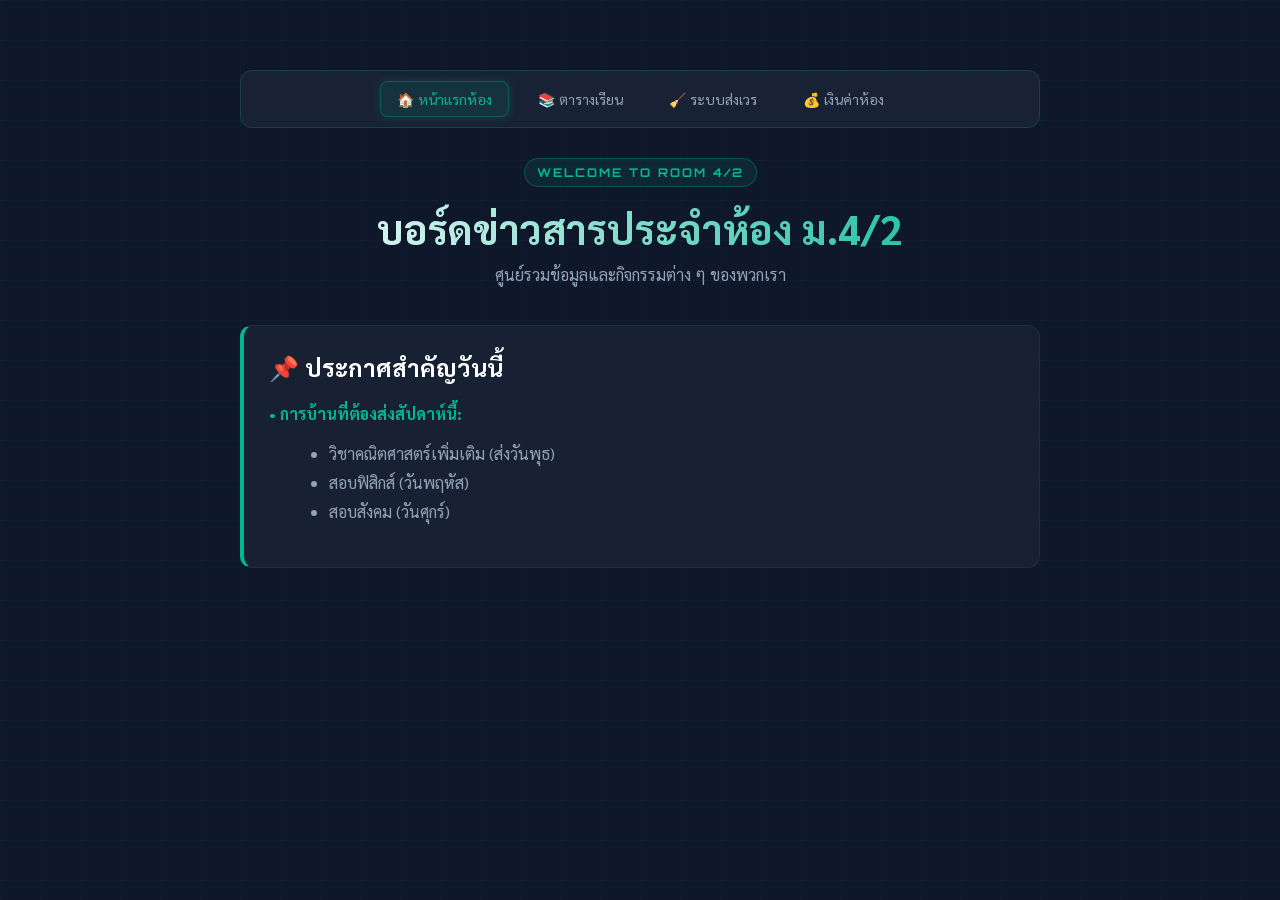
<file: index.html>
<!DOCTYPE html>
<html lang="th">
<head>
    <meta charset="UTF-8">
    <meta name="viewport" content="width=device-width, initial-scale=1.0">
    <title>M.4/2 HUB - หน้าแรก</title>
    <link href="https://fonts.googleapis.com/css2?family=Orbitron:wght@500;700&family=Sarabun:wght@400;700&display=swap" rel="stylesheet">
    
    <style>
        body {
            background-color: #0f172a;
            color: #ffffff;
            font-family: 'Sarabun', sans-serif;
            margin: 0;
            padding: 0;
            overflow-x: hidden;
        }
        
        /* แอนิเมชันตารางพื้นหลังแบบล้ำ ๆ */
        .cyber-grid {
            position: fixed;
            top: 0;
            left: 0;
            width: 100%;
            height: 100%;
            background-image: 
                linear-gradient(to right, rgba(0, 184, 148, 0.05) 1px, transparent 1px),
                linear-gradient(to bottom, rgba(0, 184, 148, 0.05) 1px, transparent 1px);
            background-size: 40px 40px;
            z-index: -1;
        }

        .container {
            max-width: 800px;
            margin: 50px auto;
            padding: 20px;
            position: relative;
            z-index: 1;
        }

        /* เมนูบาร์ */
        .navbar {
            display: flex;
            justify-content: center;
            gap: 12px;
            margin-bottom: 30px;
            background: rgba(30, 41, 59, 0.7);
            padding: 10px;
            border-radius: 12px;
            border: 1px solid rgba(0, 184, 148, 0.2);
            backdrop-filter: blur(8px);
        }

        .nav-link {
            font-family: 'Orbitron', 'Sarabun', sans-serif;
            color: #94a3b8;
            text-decoration: none;
            padding: 8px 16px;
            border-radius: 8px;
            transition: all 0.3s;
            font-size: 14px;
            border: 1px solid transparent;
        }

        .nav-link:hover, .nav-link.active {
            color: #00b894;
            background: rgba(0, 184, 148, 0.1);
            border: 1px solid rgba(0, 184, 148, 0.3);
            box-shadow: 0 0 10px rgba(0, 184, 148, 0.2);
        }

        header {
            text-align: center;
            margin-bottom: 40px;
        }

        .ai-badge {
            display: inline-block;
            font-family: 'Orbitron', sans-serif;
            background: rgba(0, 184, 148, 0.1);
            color: #00b894;
            padding: 6px 12px;
            border-radius: 20px;
            font-size: 12px;
            font-weight: bold;
            letter-spacing: 2px;
            border: 1px solid rgba(0, 184, 148, 0.3);
            margin-bottom: 15px;
        }

        h1 {
            font-size: 2.5rem;
            margin: 0 0 10px 0;
            background: linear-gradient(to right, #ffffff, #00b894);
            -webkit-background-clip: text;
            -webkit-text-fill-color: transparent;
        }

        header p {
            color: #94a3b8;
            margin: 0;
        }

        /* ส่วนกล่องข้อความประกาศ */
        .form-section {
            background: rgba(30, 41, 59, 0.6);
            border: 1px solid rgba(255, 255, 255, 0.05);
            border-left: 4px solid #00b894;
            padding: 25px;
            border-radius: 12px;
            backdrop-filter: blur(5px);
        }

        .hover-bounce {
            transition: transform 0.3s ease, box-shadow 0.3s ease;
        }

        .hover-bounce:hover {
            transform: translateY(-5px);
            box-shadow: 0 10px 20px rgba(0, 184, 148, 0.1);
        }

        h2 {
            margin-top: 0;
            color: #ffffff;
            font-size: 1.5rem;
        }
    </style>
</head>
<body>

<div class="cyber-grid"></div>

<div class="container">
    
    <nav class="navbar">
        <a href="<?= ScriptApp.getService().getUrl(); ?>?p=home" class="nav-link active">🏠 หน้าแรกห้อง</a>
        <a href="<?= ScriptApp.getService().getUrl(); ?>?p=schedule" class="nav-link">📚 ตารางเรียน</a>
        <a href="<?= ScriptApp.getService().getUrl(); ?>?p=cleaning" class="nav-link">🧹 ระบบส่งเวร</a>
        <a href="<?= ScriptApp.getService().getUrl(); ?>?p=finance" class="nav-link">💰 เงินค่าห้อง</a>
    </nav>

    <header>
        <div class="ai-badge">WELCOME TO ROOM 4/2</div>
        <h1>บอร์ดข่าวสารประจำห้อง ม.4/2</h1>
        <p>ศูนย์รวมข้อมูลและกิจกรรมต่าง ๆ ของพวกเรา</p>
    </header>

    <section class="form-section hover-bounce">
        <h2>📌 ประกาศสำคัญวันนี้</h2>
        <p style="color: #00b894; font-weight: bold; margin-bottom: 10px;">• การบ้านที่ต้องส่งสัปดาห์นี้:</p>
        <ul style="color: #94a3b8; margin-left: 20px; line-height: 1.8;">
            <li>วิชาคณิตศาสตร์เพิ่มเติม (ส่งวันพุธ)</li>
            <li>สอบฟิสิกส์ (วันพฤหัส)</li>
            <li>สอบสังคม (วันศุกร์)</li>
        </ul>
    </section>
</div>

<script>
    console.log("หน้าแรกระบบทำงานปกติ - Connected to Cyber Core System");
    
    // บ่าวสามารถเขียนโค้ดฟังก์ชันเอฟเฟกต์ หรือเชื่อมต่อปุ่มกดต่างๆ เพิ่มตรงนี้ได้เลยครับ
</script>

</body>
</html>
</file>
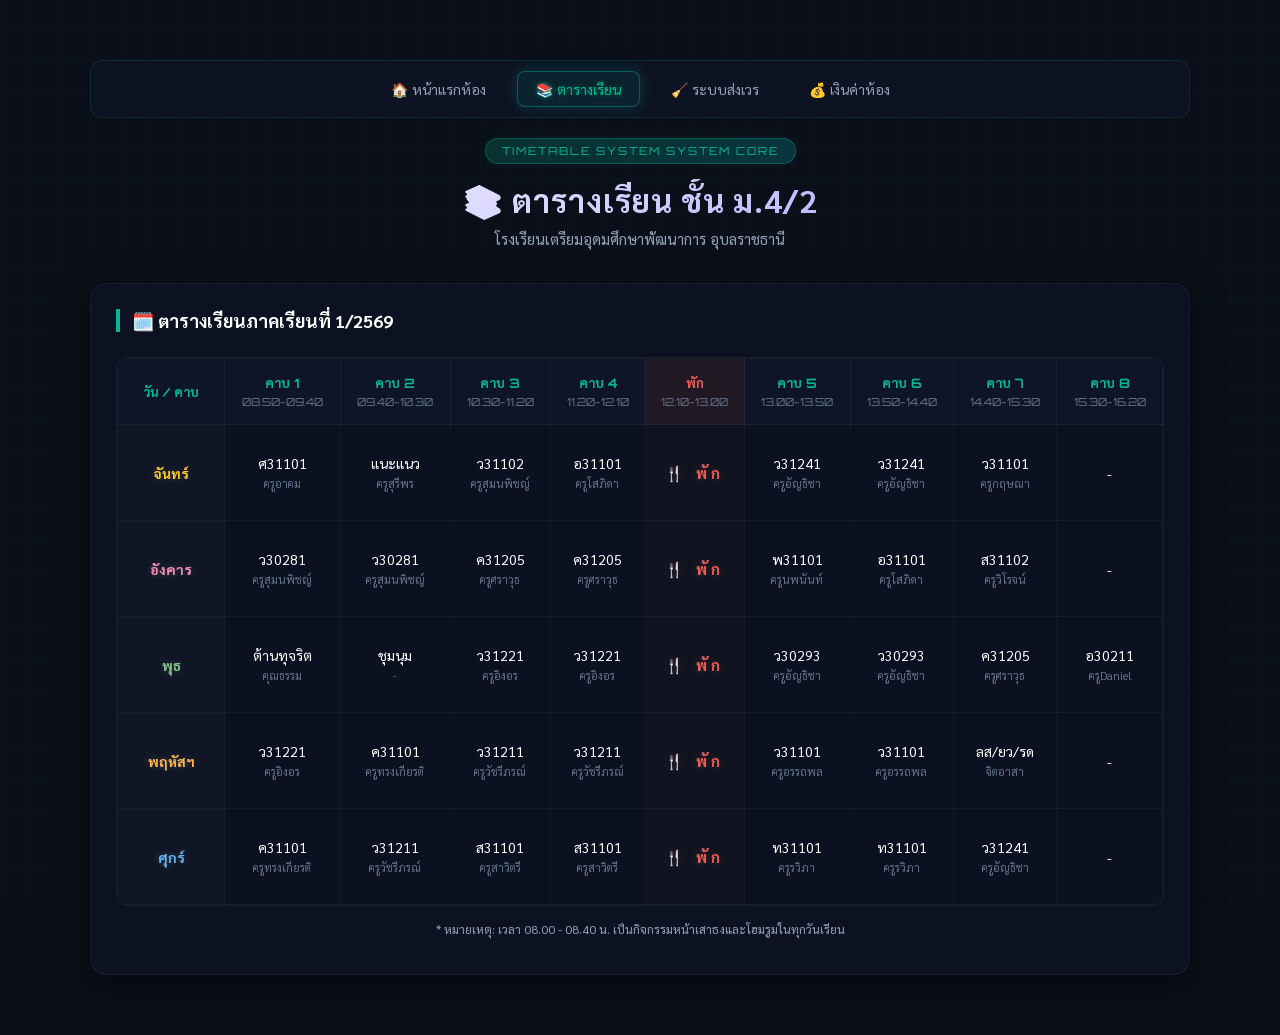
<file: เว็ปห้อง/ตารางเรียน/index.html>
<!DOCTYPE html>
<html lang="th">
<head>
    <meta charset="UTF-8">
    <meta name="viewport" content="width=device-width, initial-scale=1.0">
    <title>M.4/2 HUB - ตารางเรียน Sci-Fi</title>
    <link href="https://fonts.googleapis.com/css2?family=Orbitron:wght@500;700&family=Sarabun:wght@400;700&display=swap" rel="stylesheet">
    <link rel="stylesheet" href="style.css">
</head>
<body>
<div class="cyber-grid"></div>
<div class="container">
    
   <nav class="navbar">
     <a href="../หน้าแรก/index.html" class="nav-link">🏠 หน้าแรกห้อง</a>
     <a href="index.html" class="nav-link active">📚 ตารางเรียน</a>
     <a href="../ทำเวร/index.html" class="nav-link">🧹 ระบบส่งเวร</a>
     <a href="../เงินห้อง/finance.html" class="nav-link">💰 เงินค่าห้อง</a>
    </nav>

    <header style="margin-top: 20px;">
        <div class="ai-badge">TIMETABLE SYSTEM SYSTEM CORE</div>
        <h1>📚 ตารางเรียน ชั้น ม.4/2</h1>
        <p>โรงเรียนเตรียมอุดมศึกษาพัฒนาการ อุบลราชธานี</p>
    </header>

    <section class="duty-section hover-bounce">
        <h2>🗓️ ตารางเรียนภาคเรียนที่ 1/2569</h2>
        <div class="table-wrapper">
            <table class="duty-table timetable">
                <thead>
                    <tr>
                        <th>วัน / คาบ</th>
                        <th>คาบ 1<br><small>08.50-09.40</small></th>
                        <th>คาบ 2<br><small>09.40-10.30</small></th>
                        <th>คาบ 3<br><small>10.30-11.20</small></th>
                        <th>คาบ 4<br><small>11.20-12.10</small></th>
                        <th class="break-time">พัก<br><small>12.10-13.00</small></th>
                        <th>คาบ 5<br><small>13.00-13.50</small></th>
                        <th>คาบ 6<br><small>13.50-14.40</small></th>
                        <th>คาบ 7<br><small>14.40-15.30</small></th>
                        <th>คาบ 8<br><small>15.30-16.20</small></th>
                    </tr>
                </thead>
                <tbody>
                    <tr>
                        <td class="day-title mon">จันทร์</td>
                        <td>ศ31101<br><span class="teacher">ครูอาคม</span></td>
                        <td>แนะแนว<br><span class="teacher">ครูสุรีพร</span></td>
                        <td>ว31102<br><span class="teacher">ครูสุมนพิชญ์</span></td>
                        <td>อ31101<br><span class="teacher">ครูโสภิดา</span></td>
                        <td class="break-cell">🍴 พัก</td>
                        <td>ว31241<br><span class="teacher">ครูอัญธิชา</span></td>
                        <td>ว31241<br><span class="teacher">ครูอัญธิชา</span></td>
                        <td>ว31101<br><span class="teacher">ครูกฤษณา</span></td>
                        <td>-</td>
                    </tr>
                    <tr>
                        <td class="day-title tue">อังคาร</td>
                        <td>ว30281<br><span class="teacher">ครูสุมนพิชญ์</span></td>
                        <td>ว30281<br><span class="teacher">ครูสุมนพิชญ์</span></td>
                        <td>ค31205<br><span class="teacher">ครูศราวุธ</span></td>
                        <td>ค31205<br><span class="teacher">ครูศราวุธ</span></td>
                        <td class="break-cell">🍴 พัก</td>
                        <td>พ31101<br><span class="teacher">ครูนพนันท์</span></td>
                        <td>อ31101<br><span class="teacher">ครูโสภิดา</span></td>
                        <td>ส31102<br><span class="teacher">ครูวิโรจน์</span></td>
                        <td>-</td>
                    </tr>
                    <tr>
                        <td class="day-title wed">พุธ</td>
                        <td>ต้านทุจริต<br><span class="teacher">คุณธรรม</span></td>
                        <td>ชุมนุม<br><span class="teacher">-</span></td>
                        <td>ว31221<br><span class="teacher">ครูอิงอร</span></td>
                        <td>ว31221<br><span class="teacher">ครูอิงอร</span></td>
                        <td class="break-cell">🍴 พัก</td>
                        <td>ว30293<br><span class="teacher">ครูอัญธิชา</span></td>
                        <td>ว30293<br><span class="teacher">ครูอัญธิชา</span></td>
                        <td>ค31205<br><span class="teacher">ครูศราวุธ</span></td>
                        <td>อ30211<br><span class="teacher">ครูDaniel</span></td>
                    </tr>
                    <tr>
                        <td class="day-title thu">พฤหัสฯ</td>
                        <td>ว31221<br><span class="teacher">ครูอิงอร</span></td>
                        <td>ค31101<br><span class="teacher">ครูทรงเกียรติ</span></td>
                        <td>ว31211<br><span class="teacher">ครูวัชรีภรณ์</span></td>
                        <td>ว31211<br><span class="teacher">ครูวัชรีภรณ์</span></td>
                        <td class="break-cell">🍴 พัก</td>
                        <td>ว31101<br><span class="teacher">ครูอรรถพล</span></td>
                        <td>ว31101<br><span class="teacher">ครูอรรถพล</span></td>
                        <td>ลส/ยว/รด<br><span class="teacher">จิตอาสา</span></td>
                        <td>-</td>
                    </tr>
                    <tr>
                        <td class="day-title fri">ศุกร์</td>
                        <td>ค31101<br><span class="teacher">ครูทรงเกียรติ</span></td>
                        <td>ว31211<br><span class="teacher">ครูวัชรีภรณ์</span></td>
                        <td>ส31101<br><span class="teacher">ครูสาวิตรี</span></td>
                        <td>ส31101<br><span class="teacher">ครูสาวิตรี</span></td>
                        <td class="break-cell">🍴 พัก</td>
                        <td>ท31101<br><span class="teacher">ครูรวิภา</span></td>
                        <td>ท31101<br><span class="teacher">ครูรวิภา</span></td>
                        <td>ว31241<br><span class="teacher">ครูอัญธิชา</span></td>
                        <td>-</td>
                    </tr>
                </tbody>
            </table>
        </div>
        <p style="text-align: center; color: #94a3b8; font-size: 12px; margin-top: 15px;">* หมายเหตุ: เวลา 08.00 - 08.40 น. เป็นกิจกรรมหน้าเสาธงและโฮมรูมในทุกวันเรียน</p>
    </section>
</div>
</body>
</html>
</file>
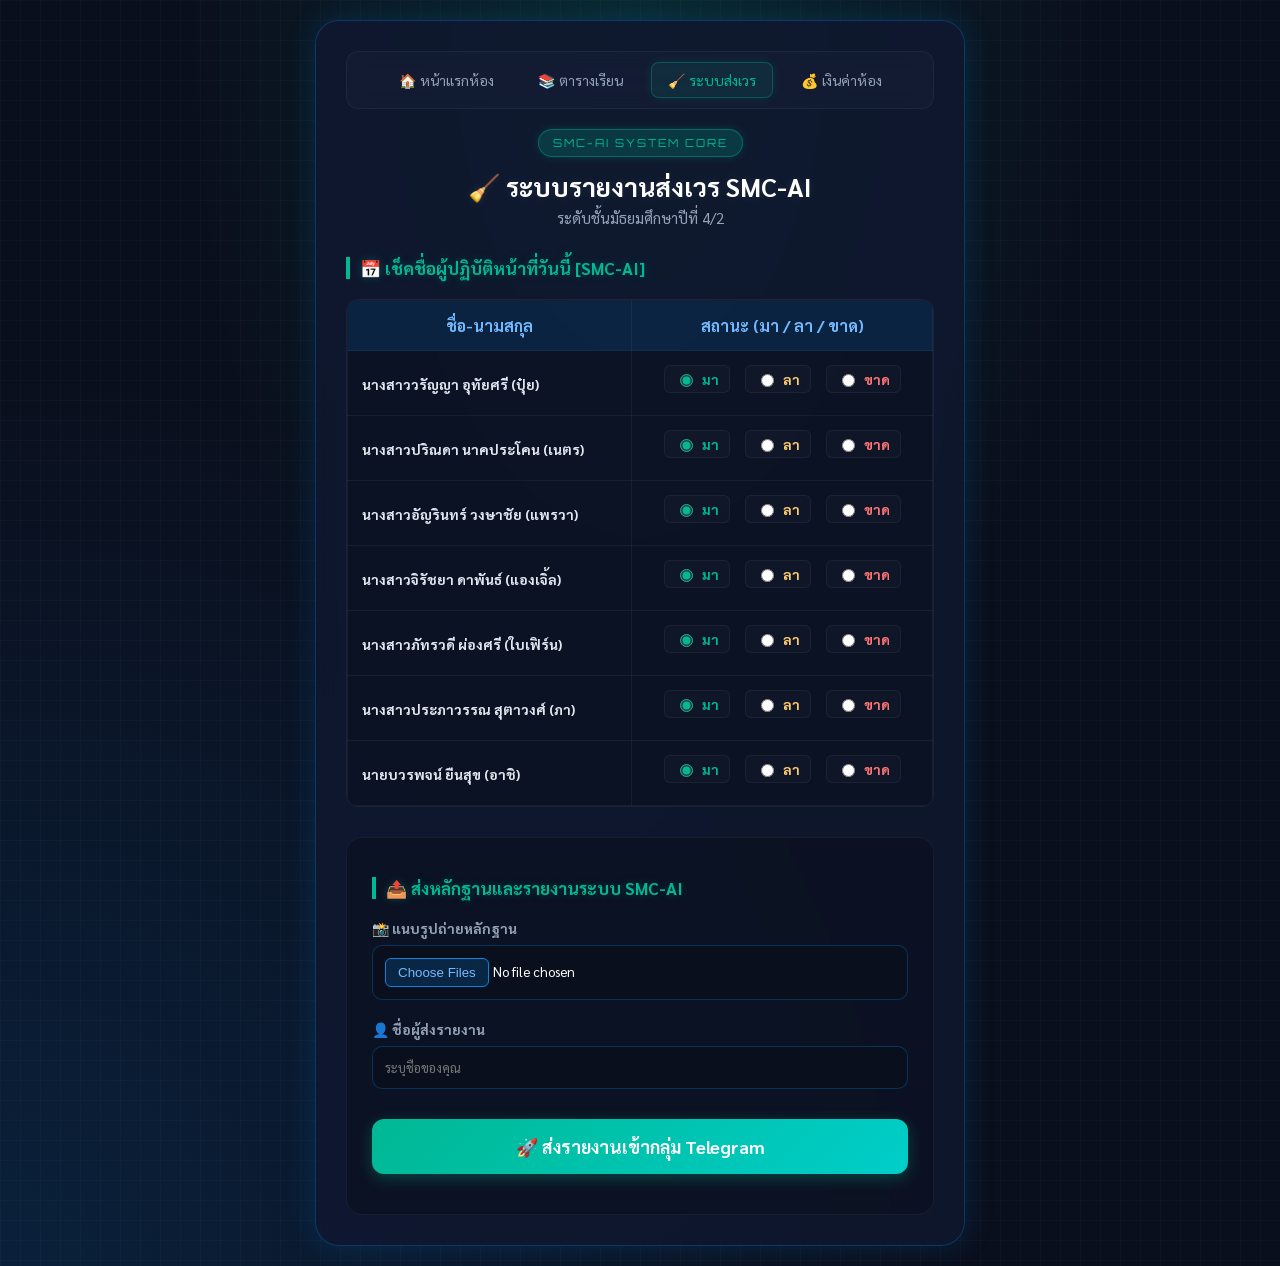
<file: เว็ปห้อง/ทำเวร/index.html>
<!DOCTYPE html>
<html lang="th">
<head>
    <meta charset="UTF-8">
    <meta name="viewport" content="width=device-width, initial-scale=1.0">
    <title>SMC-AI SERVER - ระบบรายงานส่งเวร</title>
    <link href="https://fonts.googleapis.com/css2?family=Orbitron:wght@500;700&family=Sarabun:wght@400;700&display=swap" rel="stylesheet">
    <link rel="stylesheet" href="css.css">
</head>
<body>
<div class="cyber-grid"></div>

<div class="container">
    
    <nav class="navbar">
     <a href="../หน้าแรก/index.html" class="nav-link">🏠 หน้าแรกห้อง</a>
     <a href="../ตารางเรียน/index.html" class="nav-link">📚 ตารางเรียน</a>
     <a href="index.html" class="nav-link active">🧹 ระบบส่งเวร</a>
     <a href="../เงินห้อง/finance.html" class="nav-link">💰 เงินค่าห้อง</a>
    </nav>

    <header style="margin-top: 20px;">
        <div class="ai-badge">SMC-AI SYSTEM CORE</div>
        <h1>🧹 ระบบรายงานส่งเวร SMC-AI</h1>
        <p>ระดับชั้นมัธยมศึกษาปีที่ 4/2</p>
    </header>

    <section class="duty-section hover-bounce">
        <h2>📅 เช็คชื่อผู้ปฏิบัติหน้าที่วันนี้ [SMC-AI]</h2>
        <div class="table-wrapper">
            <table class="duty-table">
                <thead>
                    <tr>
                        <th>ชื่อ-นามสกุล</th>
                        <th style="text-align:center;">สถานะ (มา / ลา / ขาด)</th>
                    </tr>
                </thead>
                <tbody id="duty-list"></tbody>
            </table>
        </div>
    </section>

    <section class="form-section hover-bounce">
        <h2>📤 ส่งหลักฐานและรายงานระบบ SMC-AI</h2>
        <div class="input-group">
            <label for="photoInput">📸 แนบรูปถ่ายหลักฐาน</label>
            <input type="file" id="photoInput" accept="image/*" multiple>
        </div>
        <div class="input-group">
            <label for="senderName">👤 ชื่อผู้ส่งรายงาน</label>
            <input type="text" id="senderName" placeholder="ระบุชื่อของคุณ">
        </div>
        <button class="btn-submit" onclick="sendReport()">🚀 ส่งรายงานเข้ากลุ่ม Telegram</button>
        <div id="status"></div>
    </section>
</div>

<div id="custom-popup" class="popup-overlay">
    <div class="popup-box">
        <div class="popup-icon" style="color: #00b894;">✅</div>
        <h2>SMC-AI SYSTEM</h2>
        <p class="popup-message">This case is closed</p>
    </div>
</div>

<script src="js.js"></script> 
</body>
</html>
</file>
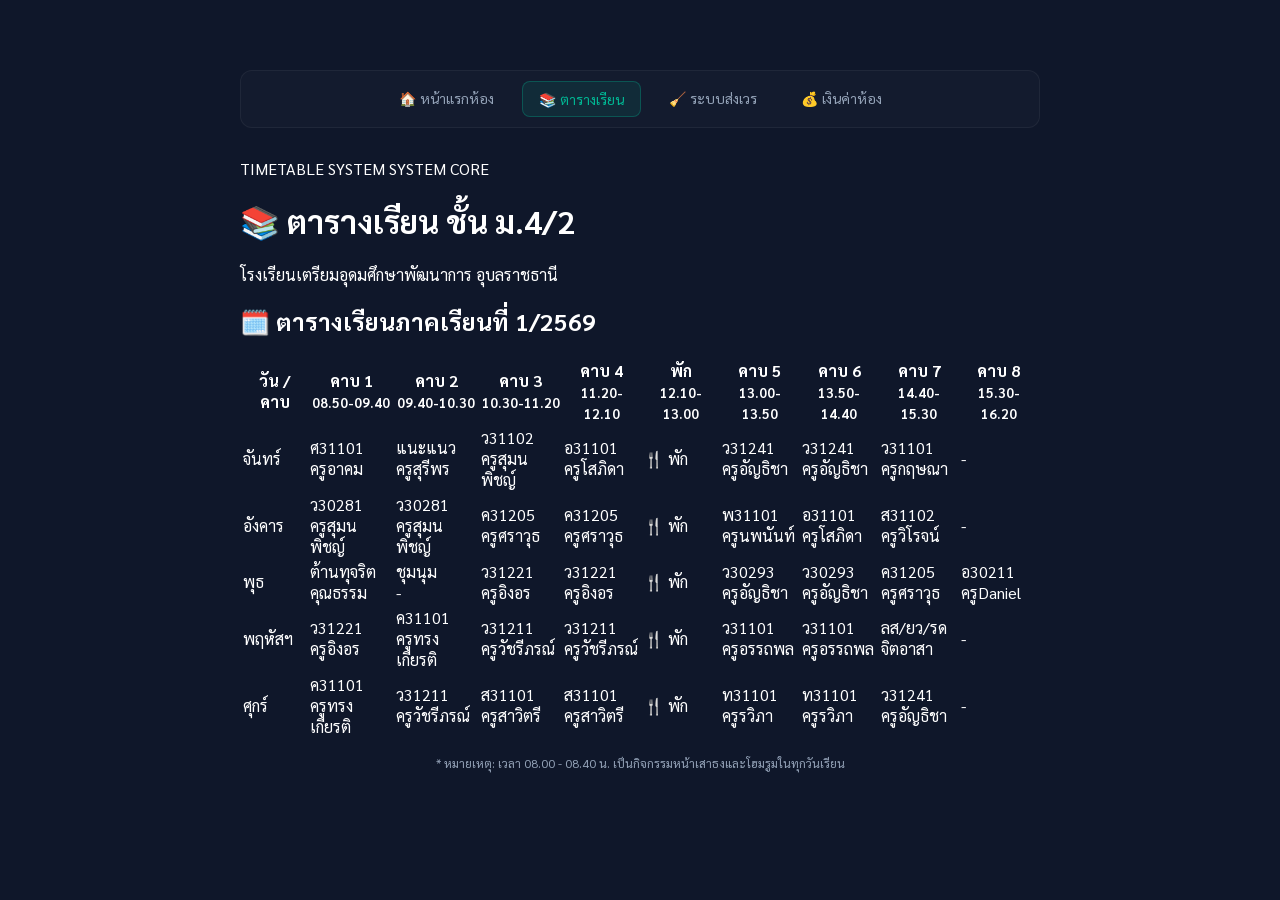
<file: ตารางเรียน.html>
<!DOCTYPE html>
<html lang="th">
<head>
    <meta charset="UTF-8">
    <meta name="viewport" content="width=device-width, initial-scale=1.0">
    <title>M.4/2 HUB - ตารางเรียน Sci-Fi</title>
    <link href="https://fonts.googleapis.com/css2?family=Orbitron:wght@500;700&family=Sarabun:wght@400;700&display=swap" rel="stylesheet">
    <link rel="stylesheet" href="style.css">
</head>
<body>
<div class="cyber-grid"></div>
<div class="container">
    
   <nav class="navbar">
     <a href="../หน้าแรก/index.html" class="nav-link">🏠 หน้าแรกห้อง</a>
     <a href="index.html" class="nav-link active">📚 ตารางเรียน</a>
     <a href="../ทำเวร/index.html" class="nav-link">🧹 ระบบส่งเวร</a>
     <a href="../เงินห้อง/finance.html" class="nav-link">💰 เงินค่าห้อง</a>
    </nav>

    <header style="margin-top: 20px;">
        <div class="ai-badge">TIMETABLE SYSTEM SYSTEM CORE</div>
        <h1>📚 ตารางเรียน ชั้น ม.4/2</h1>
        <p>โรงเรียนเตรียมอุดมศึกษาพัฒนาการ อุบลราชธานี</p>
    </header>

    <section class="duty-section hover-bounce">
        <h2>🗓️ ตารางเรียนภาคเรียนที่ 1/2569</h2>
        <div class="table-wrapper">
            <table class="duty-table timetable">
                <thead>
                    <tr>
                        <th>วัน / คาบ</th>
                        <th>คาบ 1<br><small>08.50-09.40</small></th>
                        <th>คาบ 2<br><small>09.40-10.30</small></th>
                        <th>คาบ 3<br><small>10.30-11.20</small></th>
                        <th>คาบ 4<br><small>11.20-12.10</small></th>
                        <th class="break-time">พัก<br><small>12.10-13.00</small></th>
                        <th>คาบ 5<br><small>13.00-13.50</small></th>
                        <th>คาบ 6<br><small>13.50-14.40</small></th>
                        <th>คาบ 7<br><small>14.40-15.30</small></th>
                        <th>คาบ 8<br><small>15.30-16.20</small></th>
                    </tr>
                </thead>
                <tbody>
                    <tr>
                        <td class="day-title mon">จันทร์</td>
                        <td>ศ31101<br><span class="teacher">ครูอาคม</span></td>
                        <td>แนะแนว<br><span class="teacher">ครูสุรีพร</span></td>
                        <td>ว31102<br><span class="teacher">ครูสุมนพิชญ์</span></td>
                        <td>อ31101<br><span class="teacher">ครูโสภิดา</span></td>
                        <td class="break-cell">🍴 พัก</td>
                        <td>ว31241<br><span class="teacher">ครูอัญธิชา</span></td>
                        <td>ว31241<br><span class="teacher">ครูอัญธิชา</span></td>
                        <td>ว31101<br><span class="teacher">ครูกฤษณา</span></td>
                        <td>-</td>
                    </tr>
                    <tr>
                        <td class="day-title tue">อังคาร</td>
                        <td>ว30281<br><span class="teacher">ครูสุมนพิชญ์</span></td>
                        <td>ว30281<br><span class="teacher">ครูสุมนพิชญ์</span></td>
                        <td>ค31205<br><span class="teacher">ครูศราวุธ</span></td>
                        <td>ค31205<br><span class="teacher">ครูศราวุธ</span></td>
                        <td class="break-cell">🍴 พัก</td>
                        <td>พ31101<br><span class="teacher">ครูนพนันท์</span></td>
                        <td>อ31101<br><span class="teacher">ครูโสภิดา</span></td>
                        <td>ส31102<br><span class="teacher">ครูวิโรจน์</span></td>
                        <td>-</td>
                    </tr>
                    <tr>
                        <td class="day-title wed">พุธ</td>
                        <td>ต้านทุจริต<br><span class="teacher">คุณธรรม</span></td>
                        <td>ชุมนุม<br><span class="teacher">-</span></td>
                        <td>ว31221<br><span class="teacher">ครูอิงอร</span></td>
                        <td>ว31221<br><span class="teacher">ครูอิงอร</span></td>
                        <td class="break-cell">🍴 พัก</td>
                        <td>ว30293<br><span class="teacher">ครูอัญธิชา</span></td>
                        <td>ว30293<br><span class="teacher">ครูอัญธิชา</span></td>
                        <td>ค31205<br><span class="teacher">ครูศราวุธ</span></td>
                        <td>อ30211<br><span class="teacher">ครูDaniel</span></td>
                    </tr>
                    <tr>
                        <td class="day-title thu">พฤหัสฯ</td>
                        <td>ว31221<br><span class="teacher">ครูอิงอร</span></td>
                        <td>ค31101<br><span class="teacher">ครูทรงเกียรติ</span></td>
                        <td>ว31211<br><span class="teacher">ครูวัชรีภรณ์</span></td>
                        <td>ว31211<br><span class="teacher">ครูวัชรีภรณ์</span></td>
                        <td class="break-cell">🍴 พัก</td>
                        <td>ว31101<br><span class="teacher">ครูอรรถพล</span></td>
                        <td>ว31101<br><span class="teacher">ครูอรรถพล</span></td>
                        <td>ลส/ยว/รด<br><span class="teacher">จิตอาสา</span></td>
                        <td>-</td>
                    </tr>
                    <tr>
                        <td class="day-title fri">ศุกร์</td>
                        <td>ค31101<br><span class="teacher">ครูทรงเกียรติ</span></td>
                        <td>ว31211<br><span class="teacher">ครูวัชรีภรณ์</span></td>
                        <td>ส31101<br><span class="teacher">ครูสาวิตรี</span></td>
                        <td>ส31101<br><span class="teacher">ครูสาวิตรี</span></td>
                        <td class="break-cell">🍴 พัก</td>
                        <td>ท31101<br><span class="teacher">ครูรวิภา</span></td>
                        <td>ท31101<br><span class="teacher">ครูรวิภา</span></td>
                        <td>ว31241<br><span class="teacher">ครูอัญธิชา</span></td>
                        <td>-</td>
                    </tr>
                </tbody>
            </table>
        </div>
        <p style="text-align: center; color: #94a3b8; font-size: 12px; margin-top: 15px;">* หมายเหตุ: เวลา 08.00 - 08.40 น. เป็นกิจกรรมหน้าเสาธงและโฮมรูมในทุกวันเรียน</p>
    </section>
</div>
</body>
</html>
</file>
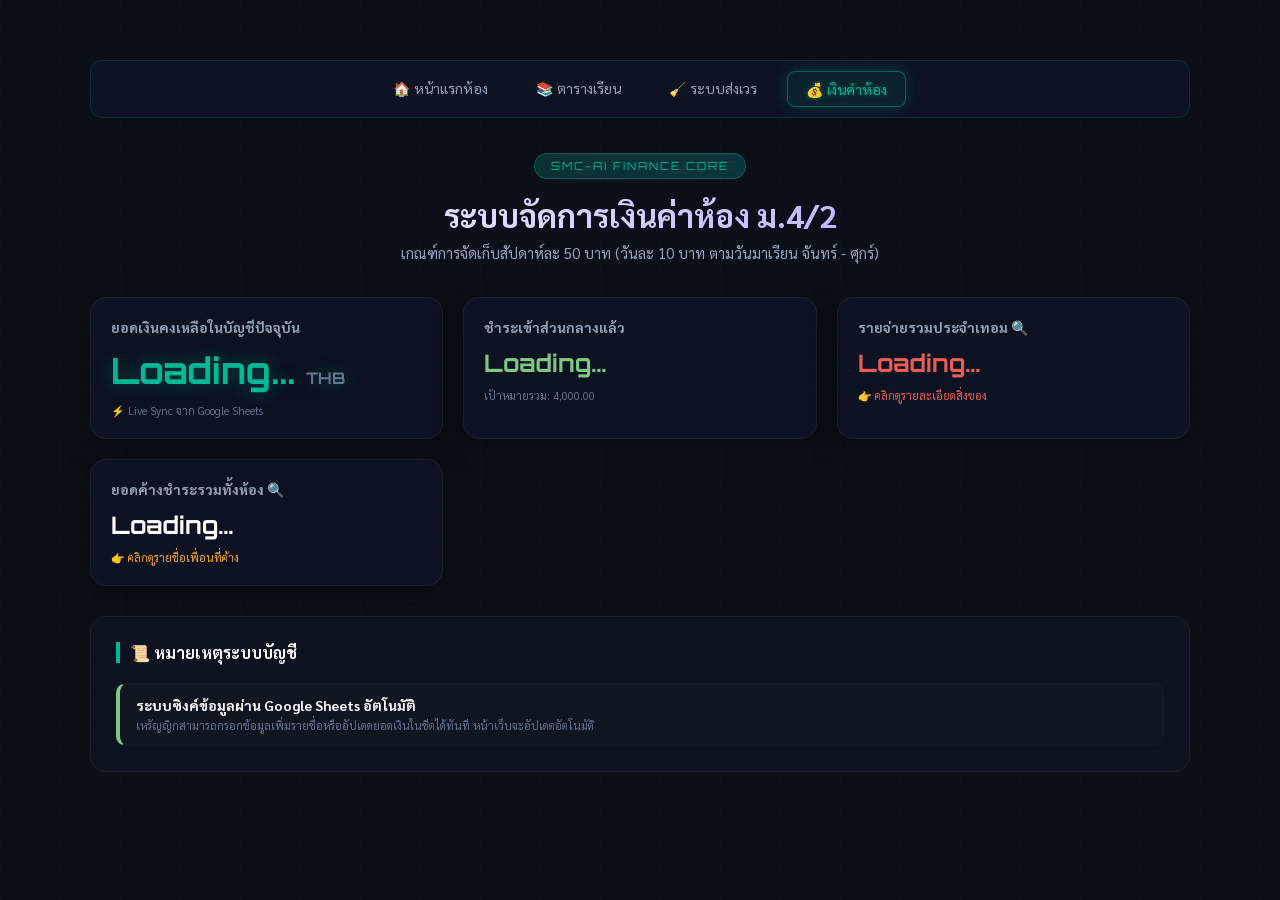
<file: เว็ปห้อง/เงินห้อง/finance.html>
<!DOCTYPE html>
<html lang="th">
<head>
    <meta charset="UTF-8">
    <meta name="viewport" content="width=device-width, initial-scale=1.0">
    <title>M.4/2 HUB - ระบบเงินค่าห้อง</title>
    <link rel="stylesheet" href="style.css">
    <link href="https://fonts.googleapis.com/css2?family=Orbitron:wght@400;700&family=Sarabun:wght@400;700&display=swap" rel="stylesheet">
</head>
<body>
    <div class="cyber-grid"></div>

    <div class="container">
        <nav class="navbar">
            <a href="../หน้าแรก/index.html" class="nav-link">🏠 หน้าแรกห้อง</a>
            <a href="../ตารางเรียน/index.html" class="nav-link">📚 ตารางเรียน</a>
            <a href="../ทำเวร/index.html" class="nav-link">🧹 ระบบส่งเวร</a>
            <a href="finance.html" class="nav-link active">💰 เงินค่าห้อง</a>
        </nav>

        <header>
            <div class="ai-badge">SMC-AI FINANCE CORE</div>
            <h1>ระบบจัดการเงินค่าห้อง ม.4/2</h1>
            <p>เกณฑ์การจัดเก็บสัปดาห์ละ 50 บาท (วันละ 10 บาท ตามวันมาเรียน จันทร์ - ศุกร์)</p>
        </header>

        <div class="finance-dashboard">
            <div class="stat-card total-balance">
                <h3>ยอดเงินคงเหลือในบัญชีปัจจุบัน</h3>
                <div class="amount" id="net-balance">Loading... <span class="currency">THB</span></div>
                <p class="updated">⚡ Live Sync จาก Google Sheets</p>
            </div>
            
            <div class="stat-card total-income">
                <h3>ชำระเข้าส่วนกลางแล้ว</h3>
                <div class="amount-sub" id="total-income">Loading...</div>
                <p class="updated">เป้าหมายรวม: 4,000.00</p>
            </div>
            
            <div class="stat-card total-expense clickable" id="expense-card" title="คลิกเพื่อดูรายละเอียดรายจ่าย">
                <h3>รายจ่ายรวมประจำเทอม 🔍</h3>
                <div class="amount-sub" id="total-expense">Loading...</div>
                <p class="updated" style="color: #eb5e55;">👉 คลิกดูรายละเอียดสิ่งของ</p>
            </div>

            <div class="stat-card total-unpaid clickable" id="unpaid-card" title="คลิกเพื่อดูรายชื่อคนค้างชำระ">
                <h3>ยอดค้างชำระรวมทั้งห้อง 🔍</h3>
                <div class="amount-sub" id="unpaid-balance">Loading...</div>
                <p class="updated" style="color: #f5a623;">👉 คลิกดูรายชื่อเพื่อนที่ค้าง</p>
            </div>
        </div>

        <div class="finance-grid" style="grid-template-columns: 1fr;">
            <div class="finance-section log-box">
                <h2>📜 หมายเหตุระบบบัญชี</h2>
                <div class="transaction-log">
                    <div class="log-item income">
                        <div class="log-info">
                            <span class="log-title">ระบบซิงค์ข้อมูลผ่าน Google Sheets อัตโนมัติ</span>
                            <span class="log-date">เหรัญญิกสามารถกรอกข้อมูลเพิ่มรายชื่อหรืออัปเดตยอดเงินในชีตได้ทันที หน้าเว็บจะอัปเดตอัตโนมัติ</span>
                        </div>
                    </div>
                </div>
            </div>
        </div>
    </div>

    <div class="overlay" id="expense-modal">
        <div class="modal">
            <div class="modal-header">
                <h2>🧾 รายละเอียดการใช้จ่ายเงินห้อง</h2>
                <button class="close-btn" id="close-modal">&times;</button>
            </div>
            <div class="modal-body">
                <div class="expense-list-container" id="expense-list">
                    <p>กำลังโหลดรายการ...</p>
                </div>
            </div>
        </div>
    </div>

    <div class="overlay" id="unpaid-modal">
        <div class="modal" style="border-color: #f5a623; box-shadow: 0 0 30px rgba(245, 166, 35, 0.3);">
            <div class="modal-header" style="border-bottom: 1px solid rgba(245, 166, 35, 0.2);">
                <h2 style="color: #f5a623;">🚨 รายชื่อผู้ค้างชำระเงินห้อง</h2>
                <button class="close-btn" id="close-unpaid-modal">&times;</button>
            </div>
            <div class="modal-body">
                <div class="expense-list-container" id="unpaid-list">
                    <p>กำลังโหลดรายชื่อ...</p>
                </div>
            </div>
        </div>
    </div>

    <script src="js.js"></script>
</body>
</html>
</file>
<file: เว็ปห้อง/ตารางเรียน/style.css>
/* ===================================================
   SMC-AI TIMETABLE SYSTEM CORE (CYBERPUNK THEME)
   =================================================== */

body {
    background-color: #0b0f19;
    color: #ffffff;
    font-family: 'Sarabun', sans-serif;
    margin: 0;
    padding: 0;
    overflow-x: hidden;
}

/* พื้นหลังตารางกริด Sci-Fi */
.cyber-grid {
    position: fixed;
    top: 0; left: 0; width: 100%; height: 100%;
    background-image: linear-gradient(rgba(0, 184, 148, 0.03) 1px, transparent 1px),
                      linear-gradient(90deg, rgba(0, 184, 148, 0.03) 1px, transparent 1px);
    background-size: 30px 30px;
    z-index: -1;
}

.container {
    max-width: 1100px;
    margin: 40px auto;
    padding: 20px;
}

/* 🏠 แถบเมนูด้านบน (Navbar) */
.navbar {
    display: flex;
    justify-content: center;
    gap: 12px;
    width: 100%;
    background: rgba(15, 23, 42, 0.6);
    padding: 10px;
    border-radius: 12px;
    border: 1px solid rgba(0, 184, 148, 0.15);
    backdrop-filter: blur(10px);
    box-sizing: border-box;
}

.nav-link {
    font-family: 'Orbitron', 'Sarabun', sans-serif;
    color: #94a3b8;
    text-decoration: none;
    padding: 8px 18px;
    border-radius: 8px;
    transition: all 0.3s cubic-bezier(0.4, 0, 0.2, 1);
    font-size: 14px;
    border: 1px solid transparent;
}

.nav-link:hover, .nav-link.active {
    color: #00b894;
    background: rgba(0, 184, 148, 0.1);
    border: 1px solid rgba(0, 184, 148, 0.4);
    box-shadow: 0 0 15px rgba(0, 184, 148, 0.25);
    text-shadow: 0 0 5px rgba(0, 184, 148, 0.5);
}

/* 🎯 ส่วนหัวข้อเว็บ (Header) */
header {
    text-align: center;
    margin: 35px 0;
}

.ai-badge {
    display: inline-block;
    font-family: 'Orbitron', sans-serif;
    background: linear-gradient(90deg, rgba(0, 184, 148, 0.2), rgba(0, 206, 201, 0.2));
    color: #00b894;
    padding: 5px 16px;
    border-radius: 20px;
    font-size: 11px;
    letter-spacing: 2px;
    border: 1px solid rgba(0, 184, 148, 0.3);
    margin-bottom: 15px;
    box-shadow: 0 0 10px rgba(0, 184, 148, 0.1);
}

h1 {
    font-size: 32px;
    margin: 0 0 8px 0;
    font-weight: 700;
    letter-spacing: 1px;
    background: linear-gradient(120deg, #ffffff, #a29bfe);
    -webkit-background-clip: text;
    -webkit-text-fill-color: transparent;
}

header p {
    color: #94a3b8;
    margin: 0;
    font-size: 15px;
}

/* 🗓️ กล่องครอบตาราง */
.duty-section {
    background: rgba(15, 23, 42, 0.5);
    border: 1px solid rgba(255, 255, 255, 0.05);
    border-radius: 16px;
    padding: 25px;
    box-shadow: 0 8px 32px rgba(0, 0, 0, 0.5);
    backdrop-filter: blur(12px);
}

h2 {
    font-size: 18px;
    margin-top: 0;
    margin-bottom: 25px;
    color: #ffffff;
    border-left: 4px solid #00b894;
    padding-left: 12px;
    font-weight: bold;
}

.table-wrapper {
    overflow-x: auto;
    border-radius: 12px;
    border: 1px solid rgba(255, 255, 255, 0.05);
}

/* 📊 ดีไซน์ตารางเรียนเฉพาะ */
.duty-table.timetable {
    width: 100%;
    border-collapse: collapse;
    font-size: 14px;
    text-align: center;
    background: rgba(10, 15, 30, 0.4);
}

/* หัวตาราง */
.duty-table.timetable th {
    background: rgba(15, 23, 42, 0.8);
    color: #00b894;
    font-weight: 700;
    padding: 15px 10px;
    border: 1px solid rgba(255, 255, 255, 0.05);
    font-size: 13px;
    font-family: 'Orbitron', 'Sarabun', sans-serif;
}

.duty-table.timetable th small {
    color: #64748b;
    font-weight: normal;
    display: block;
    margin-top: 4px;
    font-size: 11px;
}

/* ช่องเนื้อหาตาราง */
.duty-table.timetable td {
    padding: 15px 8px;
    border: 1px solid rgba(255, 255, 255, 0.03);
    height: 65px;
    vertical-align: middle;
    transition: all 0.2s ease;
}

/* เอฟเฟกต์ตอนเอาเมาส์ชี้ช่องเรียน */
.duty-table.timetable tbody td:not(.day-title):not(.break-cell):hover {
    background: rgba(0, 184, 148, 0.08);
    color: #00b894;
    box-shadow: inset 0 0 10px rgba(0, 184, 148, 0.2);
    cursor: pointer;
    font-weight: bold;
}

/* 🏷️ แถบสีชื่อวันด้านซ้ายมือ (เรืองแสงตามสีวัน) */
.day-title {
    font-weight: bold;
    color: #ffffff !important;
    background: rgba(255, 255, 255, 0.02);
    font-size: 14px;
    width: 90px;
    text-shadow: 0 0 8px rgba(255, 255, 255, 0.2);
}
.day-title.mon { border-left: 5px solid #ffca28; color: #ffca28 !important; }
.day-title.tue { border-left: 5px solid #f48fb1; color: #f48fb1 !important; }
.day-title.wed { border-left: 5px solid #81c784; color: #81c784 !important; }
.day-title.thu { border-left: 5px solid #ffb74d; color: #ffb74d !important; }
.day-title.fri { border-left: 5px solid #64b5f6; color: #64b5f6 !important; }

/* ชื่อคุณครูผู้สอน */
.teacher {
    display: block;
    font-size: 11px;
    color: #64748b;
    margin-top: 4px;
    font-weight: normal;
}

/* 🍴 ช่องพักกลางวัน */
.break-time {
    background: rgba(235, 94, 85, 0.1) !important;
    color: #eb5e55 !important;
}

.break-cell {
    background: rgba(235, 94, 85, 0.02);
    color: #eb5e55;
    font-weight: bold;
    letter-spacing: 4px;
    font-size: 15px;
    text-shadow: 0 0 10px rgba(235, 94, 85, 0.3);
}

/* แอนิเมชัน Bounce */
.hover-bounce {
    transition: transform 0.3s cubic-bezier(0.4, 0, 0.2, 1), border-color 0.3s ease;
}
.hover-bounce:hover {
    transform: translateY(-3px);
    border-color: rgba(0, 184, 148, 0.3);
}
</file>
<file: เว็ปห้อง/ทำเวร/css.css>
* {
    box-sizing: border-box;
    font-family: 'Sarabun', sans-serif;
}

body {
    background-color: #0a0f1d;
    /* ย้อนกลับมาใช้การไล่เฉดสี นีออนเขียว-ฟ้า แบบเดิมที่มองง่าย สบายตา */
    background-image: 
        radial-gradient(at 50% 0%, rgba(0, 184, 148, 0.15) 0px, transparent 50%),
        radial-gradient(at 0% 100%, rgba(9, 132, 227, 0.15) 0px, transparent 50%);
    display: flex;
    justify-content: center;
    align-items: flex-start;
    min-height: 100vh;
    margin: 0;
    padding: 20px;
    color: #e2e8f0;
    position: relative;
}

/* เส้นกริดแนว Sci-Fi */
.cyber-grid {
    position: absolute;
    top: 0; left: 0; right: 0; bottom: 0;
    background-image: linear-gradient(rgba(255,255,255,0.02) 1px, transparent 1px),
                      linear-gradient(90deg, rgba(255,255,255,0.02) 1px, transparent 1px);
    background-size: 20px 20px;
    z-index: -1;
    pointer-events: none;
}

.container {
    background: rgba(16, 24, 48, 0.85);
    backdrop-filter: blur(10px);
    width: 100%;
    max-width: 650px;
    padding: 30px;
    border-radius: 24px;
    box-shadow: 0 0 30px rgba(9, 132, 227, 0.2);
    border: 1px solid rgba(9, 132, 227, 0.3);
}

header {
    text-align: center;
    margin-bottom: 30px;
    transition: transform 0.3s cubic-bezier(0.175, 0.885, 0.32, 1.275);
}

header:hover {
    transform: translateY(-3px);
}

.ai-badge {
    display: inline-block;
    font-family: 'Orbitron', sans-serif;
    font-size: 11px;
    letter-spacing: 2px;
    background: rgba(0, 184, 148, 0.2);
    color: #00b894;
    padding: 6px 14px;
    border-radius: 20px;
    border: 1px solid rgba(0, 184, 148, 0.4);
    margin-bottom: 12px;
    box-shadow: 0 0 10px rgba(0, 184, 148, 0.2);
}

header h1 {
    margin: 0;
    font-size: 26px;
    color: #fff;
    text-shadow: 0 0 10px rgba(255, 255, 255, 0.1);
}

header p {
    color: #94a3b8;
    margin: 5px 0 0;
    font-size: 15px;
}

h2 {
    font-size: 17px;
    color: #00b894;
    border-left: 4px solid #00b894;
    padding-left: 10px;
    margin-bottom: 20px;
    text-shadow: 0 0 8px rgba(0, 184, 148, 0.3);
}

/* เอฟเฟกต์เวลาเอาเมาส์ชี้หัวข้อหลักจะเด้งขึ้นนุ่มๆ */
.hover-bounce {
    transition: all 0.3s cubic-bezier(0.175, 0.885, 0.32, 1.275);
}

.hover-bounce:hover {
    transform: translateY(-5px); 
    box-shadow: 0 10px 25px rgba(9, 132, 227, 0.25); 
    border-color: rgba(9, 132, 227, 0.5);
}

.table-wrapper {
    margin-bottom: 30px;
    overflow-x: auto;
    border-radius: 12px;
    border: 1px solid rgba(255, 255, 255, 0.05);
}

.duty-table {
    width: 100%;
    border-collapse: collapse;
    background: rgba(10, 15, 29, 0.5);
}

.duty-table th {
    background-color: rgba(9, 132, 227, 0.15);
    color: #74b9ff;
    font-weight: bold;
    border-bottom: 2px solid rgba(9, 132, 227, 0.3);
}

.duty-table th, .duty-table td {
    padding: 14px;
    border: 1px solid rgba(255, 255, 255, 0.05);
}

.duty-table td strong {
    color: #e2e8f0;
    font-size: 14px;
}

.status-group {
    display: flex;
    justify-content: center;
    gap: 15px;
}

.status-option {
    display: flex;
    align-items: center;
    gap: 6px;
    font-size: 14px;
    cursor: pointer;
    padding: 4px 10px;
    border-radius: 6px;
    background: rgba(255, 255, 255, 0.02);
    border: 1px solid rgba(255, 255, 255, 0.05);
    transition: all 0.2s cubic-bezier(0.175, 0.885, 0.32, 1.275);
}

.status-option:hover {
    background: rgba(255, 255, 255, 0.08);
    transform: scale(1.08);
}

.status-option:active {
    transform: scale(0.95);
}

.label-present input[type="radio"]:checked + span, .label-present { color: #00b894; }
.label-leave input[type="radio"]:checked + span, .label-leave { color: #fdcb6e; }
.label-absent input[type="radio"]:checked + span, .label-absent { color: #ff7675; }

.label-present input[type="radio"]:checked { accent-color: #00b894; }
.label-leave input[type="radio"]:checked { accent-color: #fdcb6e; }
.label-absent input[type="radio"]:checked { accent-color: #ff7675; }

.form-section {
    background: rgba(10, 15, 29, 0.6);
    padding: 25px;
    border-radius: 16px;
    border: 1px solid rgba(255, 255, 255, 0.05);
}

.input-group {
    margin-bottom: 20px;
}

label {
    display: block;
    margin-bottom: 8px;
    font-weight: bold;
    color: #94a3b8;
    font-size: 14px;
}

input[type="text"], input[type="file"] {
    width: 100%;
    padding: 12px;
    background: #0a0f1d;
    border: 1px solid rgba(9, 132, 227, 0.3);
    border-radius: 10px;
    color: #fff;
    transition: 0.3s;
}

input[type="text"]:focus {
    border-color: #00b894;
    box-shadow: 0 0 10px rgba(0, 184, 148, 0.3);
    outline: none;
}

input[type="file"]::file-selector-button {
    background: rgba(9, 132, 227, 0.2);
    border: 1px solid #0984e3;
    color: #74b9ff;
    padding: 6px 12px;
    border-radius: 6px;
    cursor: pointer;
}

.btn-submit {
    background: linear-gradient(135deg, #00b894 0%, #00cec9 100%);
    color: white;
    border: none;
    padding: 16px;
    border-radius: 12px;
    font-size: 18px;
    font-weight: bold;
    cursor: pointer;
    width: 100%;
    margin-top: 10px;
    box-shadow: 0 4px 15px rgba(0, 184, 148, 0.3);
    transition: 0.3s cubic-bezier(0.175, 0.885, 0.32, 1.275);
}

.btn-submit:hover {
    box-shadow: 0 0 25px rgba(0, 184, 148, 0.6);
    transform: translateY(-3px) scale(1.02);
}

.btn-submit:active {
    transform: translateY(0) scale(0.98);
}

#status {
    text-align: center;
    margin-top: 15px;
    font-weight: bold;
    font-family: 'Orbitron', 'Sarabun', sans-serif;
    font-size: 14px;
}

/* ==========================================
   แอนิเมชันและสไตล์ป๊อปอัป
   ========================================== */

.fade-in-up {
    animation: fadeInUp 0.5s ease backwards;
}

@keyframes fadeInUp {
    from {
        opacity: 0;
        transform: translateY(20px);
    }
    to {
        opacity: 1;
        transform: translateY(0);
    }
}

.popup-overlay {
    position: fixed;
    top: 0; left: 0;
    width: 100%; height: 100%;
    background: rgba(5, 9, 20, 0.85);
    backdrop-filter: blur(8px);
    display: flex;
    justify-content: center;
    align-items: center;
    z-index: 9999;
    opacity: 0;
    pointer-events: none;
    transition: opacity 0.4s ease;
}

.popup-overlay.active {
    opacity: 1;
    pointer-events: auto;
}

.popup-box {
    background: #0f172a;
    border: 2px solid #00b894;
    padding: 40px;
    border-radius: 20px;
    text-align: center;
    box-shadow: 0 0 40px rgba(0, 184, 148, 0.4);
    transform: scale(0.7);
    transition: transform 0.4s cubic-bezier(0.175, 0.885, 0.32, 1.275);
    max-width: 400px;
    width: 90%;
}

.popup-overlay.active .popup-box {
    transform: scale(1);
}

.popup-icon {
    font-size: 50px;
    margin-bottom: 15px;
    animation: pulse 1.5s infinite;
}

.popup-box h2 {
    font-family: 'Orbitron', sans-serif;
    color: #00b894;
    margin: 0 0 10px 0;
    font-size: 20px;
    letter-spacing: 2px;
    border-left: none;
    padding-left: 0;
}

.popup-message {
    font-family: 'Orbitron', 'Sarabun', sans-serif;
    font-size: 24px;
    font-weight: bold;
    color: #fff;
    margin: 0;
    text-shadow: 0 0 15px rgba(255, 255, 255, 0.5);
}

@keyframes pulse {
    0% { transform: scale(1); }
    50% { transform: scale(1.1); }
    100% { transform: scale(1); }
}
/* ==========================================
   สไตล์แท็บเมนู (Navbar) แบบจัดระเบียบใน Container
   ========================================== */
.navbar {
    display: flex;
    justify-content: center;
    gap: 12px;
    width: 100%;
    background: rgba(255, 255, 255, 0.02);
    padding: 10px;
    border-radius: 12px;
    border: 1px solid rgba(255, 255, 255, 0.05);
    backdrop-filter: blur(10px);
    box-sizing: border-box;
}

.nav-link {
    font-family: 'Orbitron', 'Sarabun', sans-serif;
    color: #94a3b8;
    text-decoration: none;
    padding: 8px 16px;
    border-radius: 8px;
    transition: all 0.3s;
    font-size: 14px;
    display: flex;
    align-items: center;
    gap: 6px;
}

.nav-link:hover, .nav-link.active {
    color: #00b894;
    background: rgba(0, 184, 148, 0.1);
    border: 1px solid rgba(0, 184, 148, 0.3);
    box-shadow: 0 0 10px rgba(0, 184, 148, 0.15);
}
</file>
<file: style.css>
/* ก๊อปปี้โค้ดตกแต่ง Sci-Fi ทั้งหมดของคุณมาวางที่นี่ และเพิ่มโค้ด Navbar ด้านล่างนี้เข้าไปครับ */
body {
    background-color: #0f172a;
    color: #ffffff;
    font-family: 'Sarabun', sans-serif;
}
.container {
    max-width: 800px;
    margin: 50px auto;
    padding: 20px;
}
.navbar {
    display: flex;
    justify-content: center;
    gap: 12px;
    margin-bottom: 30px;
    background: rgba(255, 255, 255, 0.02);
    padding: 10px;
    border-radius: 12px;
    border: 1px solid rgba(255, 255, 255, 0.05);
}
.nav-link {
    font-family: 'Orbitron', 'Sarabun', sans-serif;
    color: #94a3b8;
    text-decoration: none;
    padding: 8px 16px;
    border-radius: 8px;
    transition: all 0.3s;
    font-size: 14px;
}
.nav-link:hover, .nav-link.active {
    color: #00b894;
    background: rgba(0, 184, 148, 0.1);
    border: 1px solid rgba(0, 184, 148, 0.3);
}
</file>
<file: เว็ปห้อง/เงินห้อง/style.css>
/* ===================================================
   SMC-AI FINANCE SYSTEM CORE (CYBERPUNK THEME)
   =================================================== */

body {
    background-color: #0b0f19;
    color: #ffffff;
    font-family: 'Sarabun', sans-serif;
    margin: 0;
    padding: 0;
    overflow-x: hidden;
}

.cyber-grid {
    position: fixed;
    top: 0; left: 0; width: 100%; height: 100%;
    background-image: linear-gradient(rgba(0, 184, 148, 0.03) 1px, transparent 1px),
                      linear-gradient(90deg, rgba(0, 184, 148, 0.03) 1px, transparent 1px);
    background-size: 30px 30px;
    z-index: -1;
}

.container {
    max-width: 1100px;
    margin: 40px auto;
    padding: 20px;
}

/* 🏠 Navbar */
.navbar {
    display: flex;
    justify-content: center;
    gap: 12px;
    width: 100%;
    background: rgba(15, 23, 42, 0.6);
    padding: 10px;
    border-radius: 12px;
    border: 1px solid rgba(0, 184, 148, 0.15);
    backdrop-filter: blur(10px);
    box-sizing: border-box;
}

.nav-link {
    font-family: 'Orbitron', 'Sarabun', sans-serif;
    color: #94a3b8;
    text-decoration: none;
    padding: 8px 18px;
    border-radius: 8px;
    transition: all 0.3s ease;
    font-size: 14px;
}

.nav-link:hover, .nav-link.active {
    color: #00b894;
    background: rgba(0, 184, 148, 0.1);
    border: 1px solid rgba(0, 184, 148, 0.4);
    box-shadow: 0 0 15px rgba(0, 184, 148, 0.25);
    text-shadow: 0 0 5px rgba(0, 184, 148, 0.5);
}

/* 🎯 Header */
header {
    text-align: center;
    margin: 35px 0;
}

.ai-badge {
    display: inline-block;
    font-family: 'Orbitron', sans-serif;
    background: linear-gradient(90deg, rgba(0, 184, 148, 0.2), rgba(0, 206, 201, 0.2));
    color: #00b894;
    padding: 5px 16px;
    border-radius: 20px;
    font-size: 11px;
    letter-spacing: 2px;
    border: 1px solid rgba(0, 184, 148, 0.3);
    margin-bottom: 15px;
}

h1 {
    font-size: 32px;
    margin: 0 0 8px 0;
    background: linear-gradient(120deg, #ffffff, #a29bfe);
    -webkit-background-clip: text;
    -webkit-text-fill-color: transparent;
}

header p { color: #94a3b8; margin: 0; font-size: 15px; }

/* 📊 Finance Dashboard Widgets */
.finance-dashboard {
    display: grid;
    grid-template-columns: repeat(auto-fit, minmax(280px, 1fr));
    gap: 20px;
    margin-bottom: 30px;
}

.stat-card {
    background: rgba(15, 23, 42, 0.5);
    border: 1px solid rgba(255, 255, 255, 0.05);
    border-radius: 16px;
    padding: 20px;
    backdrop-filter: blur(12px);
    box-shadow: 0 8px 32px rgba(0, 0, 0, 0.3);
}

.stat-card h3 {
    margin: 0 0 12px 0;
    font-size: 14px;
    color: #94a3b8;
}

.stat-card .amount {
    font-family: 'Orbitron', sans-serif;
    font-size: 36px;
    font-weight: bold;
    color: #00b894;
    text-shadow: 0 0 20px rgba(0, 184, 148, 0.4);
}

.stat-card .amount .currency {
    font-size: 16px;
    color: #64748b;
}

.stat-card .amount-sub {
    font-family: 'Orbitron', sans-serif;
    font-size: 24px;
    font-weight: bold;
}

.total-income .amount-sub { color: #81c784; }
.total-expense .amount-sub { color: #eb5e55; }

.stat-card .updated {
    margin: 10px 0 0 0;
    font-size: 11px;
    color: #64748b;
}

/* 📑 Layout Grid Panels */
.finance-grid {
    display: grid;
    grid-template-columns: repeat(auto-fit, minmax(450px, 1fr));
    gap: 20px;
}

.finance-section {
    background: rgba(15, 23, 42, 0.4);
    border: 1px solid rgba(255, 255, 255, 0.05);
    border-radius: 16px;
    padding: 25px;
    backdrop-filter: blur(10px);
}

h2 {
    font-size: 16px;
    margin-top: 0;
    margin-bottom: 20px;
    border-left: 4px solid #00b894;
    padding-left: 10px;
}

/* ⚠️ Unpaid List Styles */
.unpaid-list, .transaction-log {
    display: flex;
    flex-direction: column;
    gap: 12px;
}

.unpaid-item, .log-item {
    display: flex;
    justify-content: space-between;
    align-items: center;
    background: rgba(255, 255, 255, 0.02);
    padding: 12px 16px;
    border-radius: 10px;
    border: 1px solid rgba(255, 255, 255, 0.02);
    font-size: 14px;
}

.status-badge {
    padding: 4px 10px;
    border-radius: 6px;
    font-size: 12px;
    font-weight: bold;
}

.status-unpaid {
    background: rgba(235, 94, 85, 0.15);
    color: #eb5e55;
    border: 1px solid rgba(235, 94, 85, 0.3);
}

/* 📜 Transaction History Log */
.log-item.income { border-left: 4px solid #81c784; }
.log-item.expense { border-left: 4px solid #eb5e55; }

.log-info {
    display: flex;
    flex-direction: column;
    gap: 4px;
}

.log-title { font-weight: bold; }
.log-date { font-size: 11px; color: #64748b; }

.log-amount {
    font-family: 'Orbitron', sans-serif;
    font-weight: bold;
    font-size: 15px;
}

.income .log-amount { color: #81c784; }
.expense .log-amount { color: #eb5e55; }
/* ตั้งค่าให้กล่องรายจ่ายทำตัวเหมือนปุ่มกด */
.clickable {
    cursor: pointer;
    transition: transform 0.2s, box-shadow 0.2s;
}
.clickable:hover {
    transform: translateY(-5px);
    box-shadow: 0 0 20px rgba(235, 94, 85, 0.4);
    border-color: #eb5e55;
}

/* หน้ากากพื้นหลังมืดเบลอ */
.overlay {
    position: fixed;
    top: 0; left: 0; width: 100%; height: 100%;
    background: rgba(10, 10, 16, 0.8);
    backdrop-filter: blur(8px);
    display: flex; justify-content: center; align-items: center;
    opacity: 0; pointer-events: none;
    transition: opacity 0.3s ease;
    z-index: 999;
}
.overlay.open {
    opacity: 1;
    pointer-events: auto;
}

/* ตัวกล่องหน้าต่างป็อปอัป Cyberpunk */
.modal {
    background: #1e1e2f;
    border: 2px solid #eb5e55;
    box-shadow: 0 0 30px rgba(235, 94, 85, 0.3);
    border-radius: 16px;
    width: 90%; max-width: 500px;
    padding: 25px;
    transform: scale(0.8);
    transition: transform 0.3s ease;
}
.overlay.open .modal {
    transform: scale(1);
}

.modal-header {
    display: flex; justify-content: space-between; align-items: center;
    border-bottom: 1px solid rgba(235, 94, 85, 0.2);
    padding-bottom: 15px; margin-bottom: 20px;
}
.modal-header h2 { font-size: 20px; color: #eb5e55; margin: 0; }
.close-btn {
    background: none; border: none; color: #64748b;
    font-size: 28px; cursor: pointer; transition: color 0.2s;
}
.close-btn:hover { color: #eb5e55; }

/* รายการรายจ่ายด้านใน */
.modal-log-item {
    display: flex; justify-content: space-between;
    background: rgba(255, 255, 255, 0.03);
    padding: 12px 15px; margin-bottom: 10px;
    border-radius: 8px; border-left: 4px solid #eb5e55;
}
.item-name { color: #e2e8f0; font-size: 14px; }
.item-price { font-family: 'Orbitron', sans-serif; color: #eb5e55; font-weight: bold; }
/* เพิ่มเอฟเฟกต์สะท้อนแสงสีเหลืองเมื่อชี้ที่กล่องยอดค้าง */
#unpaid-card:hover {
    transform: translateY(-5px);
    box-shadow: 0 0 20px rgba(245, 166, 35, 0.4);
    border-color: #f5a623 !important;
}
</file>
